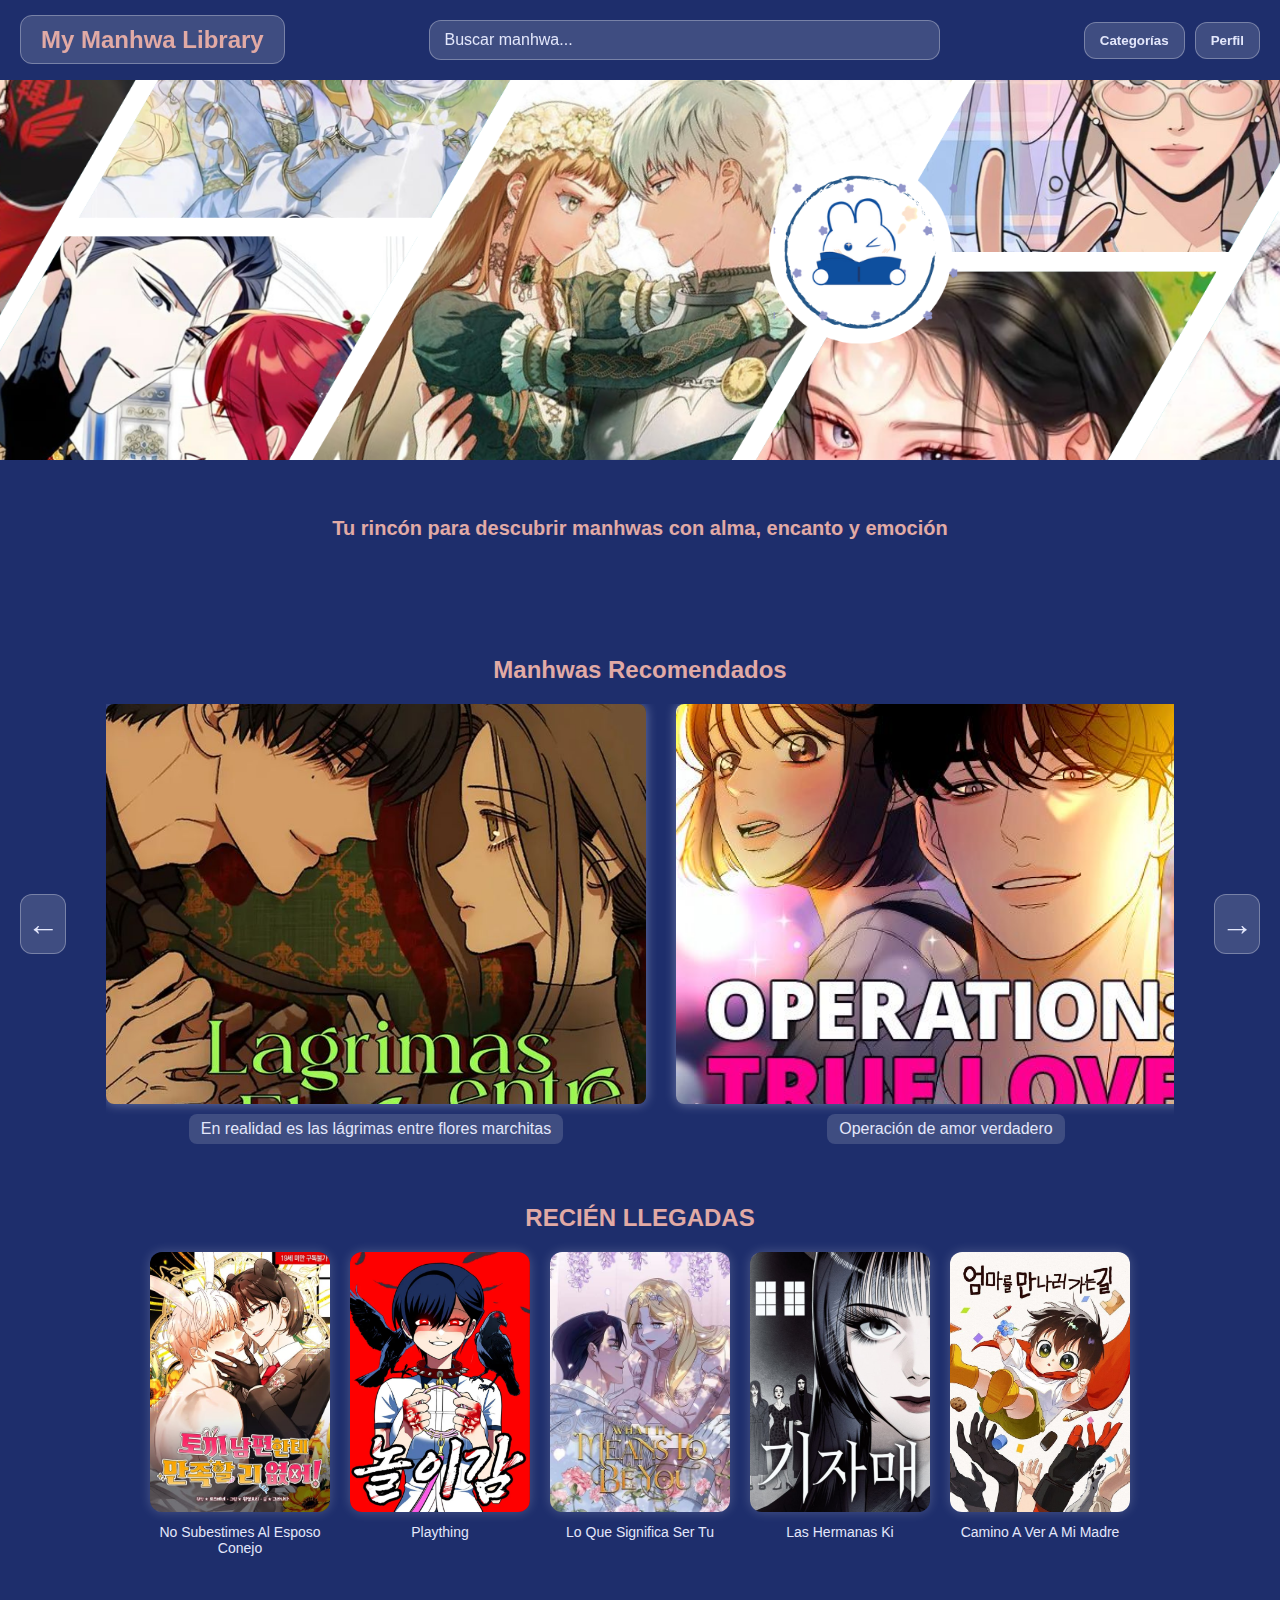
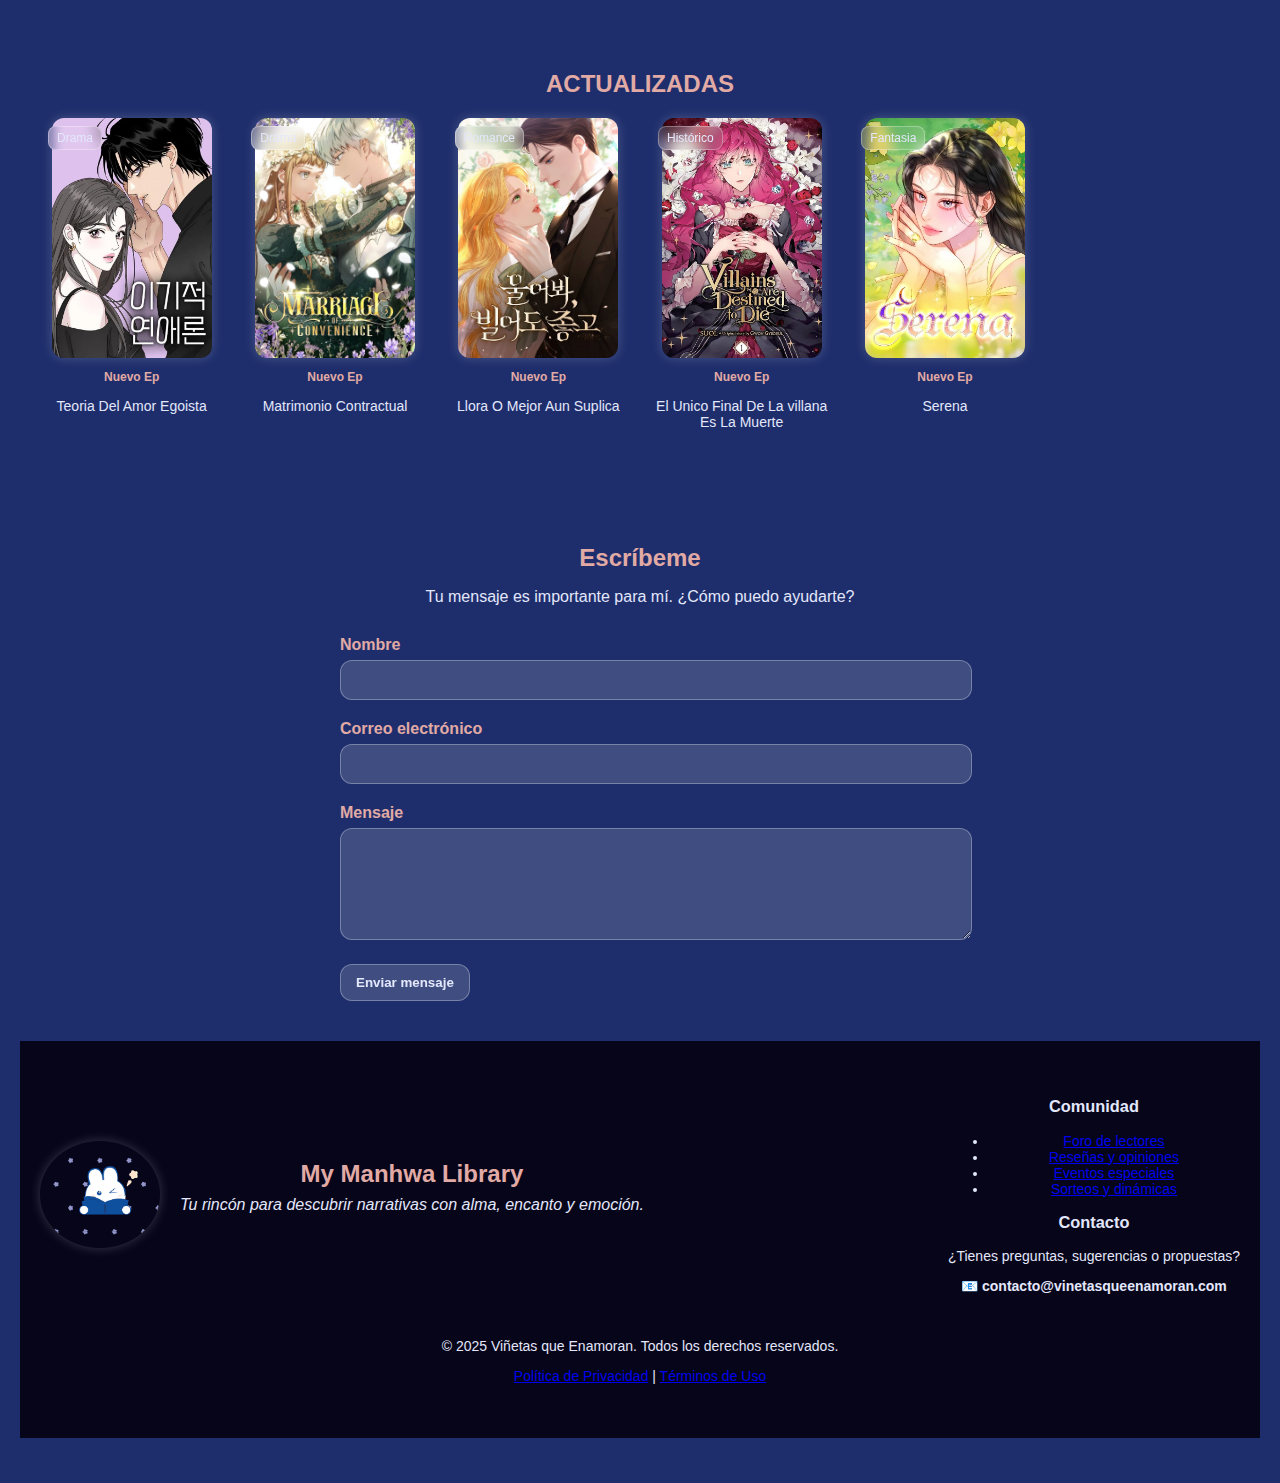
<file: My Manhwa Library/index.html>
<!DOCTYPE html>
<html lang="es">
<head>
  <meta charset="UTF-8" />
  <meta name="viewport" content="width=device-width, initial-scale=1.0" />
  <title>My Manhwa Library</title>
  <link rel="stylesheet" href="styles.css" />
</head>
<body>
  <header>
    <div class="top-bar">
      <div class="logo">
        <a href="#">My Manhwa Library</a>
      </div>
      <div class="search-bar">
        <input type="text" placeholder="Buscar manhwa..." />
      </div>
      <div class="buttons">
        <button class="glass">Categorías</button>
        <button class="glass">Perfil</button>
      </div>
    </div>
    <div class="hero-wrapper">
      <div class="hero">
        <img src="encabezados/Blue Underwater Life Moodboard Facebook Cover.png" alt="Encabezado My Manhwa Library" />
      </div>
    </div>
  </header>

  <main>
    <section class="banner">
      <h2>Tu rincón para descubrir manhwas con alma, encanto y emoción</h2>
    </section>

    <section class="recomendados">
      <h2>Manhwas Recomendados</h2>

    <div class="carrusel">
  <button class="flecha izquierda" onclick="retroceder()">←</button>

  <div class="carrusel-ventana">
    <div class="manhwa-covers" id="carrusel">
      <a href="En realidad es las lagrimas entre flores marchitas.htm.html" class="manhwa">
        <img src="recomendados/descarga (9).jfif" alt="Forbidden Love" />
        <div class="titulo">En realidad es las lágrimas entre flores marchitas</div>

      
     <a href="Operacion de amor verdadero.html.html" class="manhwa">
  <img src="recomendados/descarga (8).jfif" alt="Operacion de amor verdadero" />
  <div class="titulo">Operación de amor verdadero</div>
</a>
      <a href="como poner a mi esposo de mi lado.html.html" class="manhwa">
        <img src="recomendados/descarga (7).jfif" alt="Feelings Hoesame" />
        <div class="titulo">Cómo poner a mi esposo de mi lado</div>
      </a>
      <a href="El Anillo Roto.html.html" class="manhwa">
       <img src="recomendados/descarga (10).jfif" alt="Rebirth of the Villainess" />
        <div class="titulo">El Anillo Roto</div>
      </a>
      <a href="Tras Adoptar Al Protagonista El Género Cambio.html.html" class="manhwa">
        <img src="recomendados/1000284994.jpg" alt="My Secret Garden" />
        <div class="titulo">"Cuando adopté al protagonista, el género cambió</div>
      </a>
    </div>
  </div>

  <button class="flecha derecha" onclick="avanzar()">→</button>
</div>

<section class="recien-llegadas">
  <h2>RECIÉN LLEGADAS</h2>
  <div class="manhwas-nuevos">
    <a href="No Subestimes Al Esposo Conejo.html" class="manhwa-nuevo">
      <img src="actualizadas/7 (4).jpg"Manhwa 1" />
      <p>No Subestimes Al Esposo Conejo</p>
    </a>
    <a href="Plaything.html" class="manhwa-nuevo">
      <img src="actualizadas/7 (7).jpeg" alt="Manhwa 3" />
      <p>Plaything</p>
    </a>
    <a href="Lo Que Significa Ser Tu.html" class="manhwa-nuevo">
      <img src="actualizadas/7 (3).jfif" alt="Manhwa 4" />
      <p>Lo Que Significa Ser Tu</p>
    </a>
    <a href="manhwa5.html" class="manhwa-nuevo">
      <img src="actualizadas/7 (6).jfif" alt="Manhwa 5" />
      <p>Las Hermanas Ki</p>
    </a>
    <a href="Camino A Ver A Mi Madre.html" class="manhwa-nuevo">
      <img src="actualizadas/7 (5).jfif" alt="Manhwa 6" />
      <p>Camino A Ver A Mi Madre</p>
    </a>
  </div>
</section>

<section class="actualizadas">
  <h2>ACTUALIZADAS</h2>
  <div class="grid-actualizadas">
    <div class="manhwa-actualizado">
      <div class="genero">Drama</div>
      <img src="actualizadas/1.jfif" alt="Teoria Del Amor Egoista" />
      <div class="info-actualizada">
        <span class="nuevo-ep">Nuevo Ep</span>
        <p>Teoria Del Amor Egoista</p>
      </div>
    </div>
    <div class="manhwa-actualizado">
      <div class="genero">Drama</div>
      <img src="actualizadas/2.jfif" alt="Matrimonio Contractual" />
      <div class="info-actualizada">
        <span class="nuevo-ep">Nuevo Ep</span>
        <p>Matrimonio Contractual</p>
      </div>
    </div>
    <div class="manhwa-actualizado">
      <div class="genero">Romance</div>
      <img src="actualizadas/3.jfif" alt="Llora O Mejor Aun Suplica" />
      <div class="info-actualizada">
        <span class="nuevo-ep">Nuevo Ep</span>
        <p>Llora O Mejor Aun Suplica</p>
      </div>
    </div>
    <div class="manhwa-actualizado">
      <div class="genero">Histórico</div>
      <img src="actualizadas/4.jfif" alt="El Unico Final De La villana Es La Muerte" />
      <div class="info-actualizada">
        <span class="nuevo-ep">Nuevo Ep</span>
        <p>El Unico Final De La villana Es La Muerte</p>
      </div>
    </div>
    <div class="manhwa-actualizado">
      <div class="genero">Fantasia</div>
      <img src="actualizadas/5.jfif" alt="Serena" />
      <div class="info-actualizada">
        <span class="nuevo-ep">Nuevo Ep</span>
        <p>Serena</p>
      </div>
  </div>
</section>
<section class="formulario-contacto">
  <h2>Escríbeme</h2>
  <p>Tu mensaje es importante para mí. ¿Cómo puedo ayudarte?</p>

  <form id="contactForm" novalidate>
    <div class="campo">
      <label for="nombre">Nombre</label>
      <input type="text" id="nombre" name="nombre" required />
      <span class="error-message" id="error-nombre"></span>
    </div>

    <div class="campo">
      <label for="email">Correo electrónico</label>
      <input type="email" id="email" name="email" required />
      <span class="error-message" id="error-email"></span>
    </div>

    <div class="campo">
      <label for="mensaje">Mensaje</label>
      <textarea id="mensaje" name="mensaje" rows="5" required></textarea>
      <span class="error-message" id="error-mensaje"></span>
    </div>

    <button type="submit" class="glass">Enviar mensaje</button>
  </form>
</section>

 <footer class="footer-principal">
  <div class="footer-superior">
    <div class="footer-identidad">
      <img src="encabezados/conejito lector.png" alt="Ilustración lectores" />
      <div class="marca">
        <h1>My Manhwa Library</h1>
        <p class="slogan">Tu rincón para descubrir narrativas con alma, encanto y emoción.</p>
      </div>
    </div>

    <div class="footer-enlaces">
      <div class="bloque">
        <h3>Comunidad</h3>
        <ul>
          <li><a href="#">Foro de lectores</a></li>
          <li><a href="#">Reseñas y opiniones</a></li>
          <li><a href="#">Eventos especiales</a></li>
          <li><a href="#">Sorteos y dinámicas</a></li>
        </ul>
      </div>
      <div class="bloque">
        <h3>Contacto</h3>
        <p>¿Tienes preguntas, sugerencias o propuestas?</p>
        <p><strong>📧 contacto@vinetasqueenamoran.com</strong></p>
      </div>
    </div>
  </div>

  <div class="footer-final">
    <p>© 2025 Viñetas que Enamoran. Todos los derechos reservados.</p>
    <p><a href="#">Política de Privacidad</a> | <a href="#">Términos de Uso</a></p>
  </div>
</footer>

  <script>
    const carrusel = document.getElementById("carrusel");
    const manhwas = carrusel.querySelectorAll(".manhwa");
    let posicion = 0;

    function actualizarFoco() {
      manhwas.forEach((item, index) => {
        item.classList.remove("activo", "opaco");
        if (index === posicion + 1) {
          item.classList.add("activo");
        } else {
          item.classList.add("opaco");
        }
      });
    }

    function avanzar() {
      if (posicion < manhwas.length - 3) {
        posicion++;
        carrusel.style.transform = `translateX(-${posicion * 570}px)`; // 540 + 30
        actualizarFoco();
      }
    }

    function retroceder() {
      if (posicion > 0) {
        posicion--;
        carrusel.style.transform = `translateX(-${posicion * 570}px)`; // 540 + 30
        actualizarFoco();
      }
    }

    actualizarFoco();
  </script>

  <script>
  document.getElementById("contactForm").addEventListener("submit", function (e) {
    e.preventDefault();

    let valid = true;

    const nombre = document.getElementById("nombre");
    const email = document.getElementById("email");
    const mensaje = document.getElementById("mensaje");

    const errorNombre = document.getElementById("error-nombre");
    const errorEmail = document.getElementById("error-email");
    const errorMensaje = document.getElementById("error-mensaje");

    errorNombre.textContent = "";
    errorEmail.textContent = "";
    errorMensaje.textContent = "";

    if (nombre.value.trim() === "") {
      errorNombre.textContent = "Ups, parece que olvidaste tu nombre.";
      valid = false;
    }

    if (!email.value.includes("@")) {
      errorEmail.textContent = "Por favor, ingresa un correo válido.";
      valid = false;
    }

    if (mensaje.value.trim() === "") {
      errorMensaje.textContent = "¿Qué te gustaría decirme?";
      valid = false;
    }

    if (valid) {
      alert("¡Gracias por tu mensaje! Pronto te responderé.");
      // Aquí podrías enviar el formulario con fetch o resetearlo
      // e.target.reset();
    }
  });
</script>

</body>
</html>
</file>
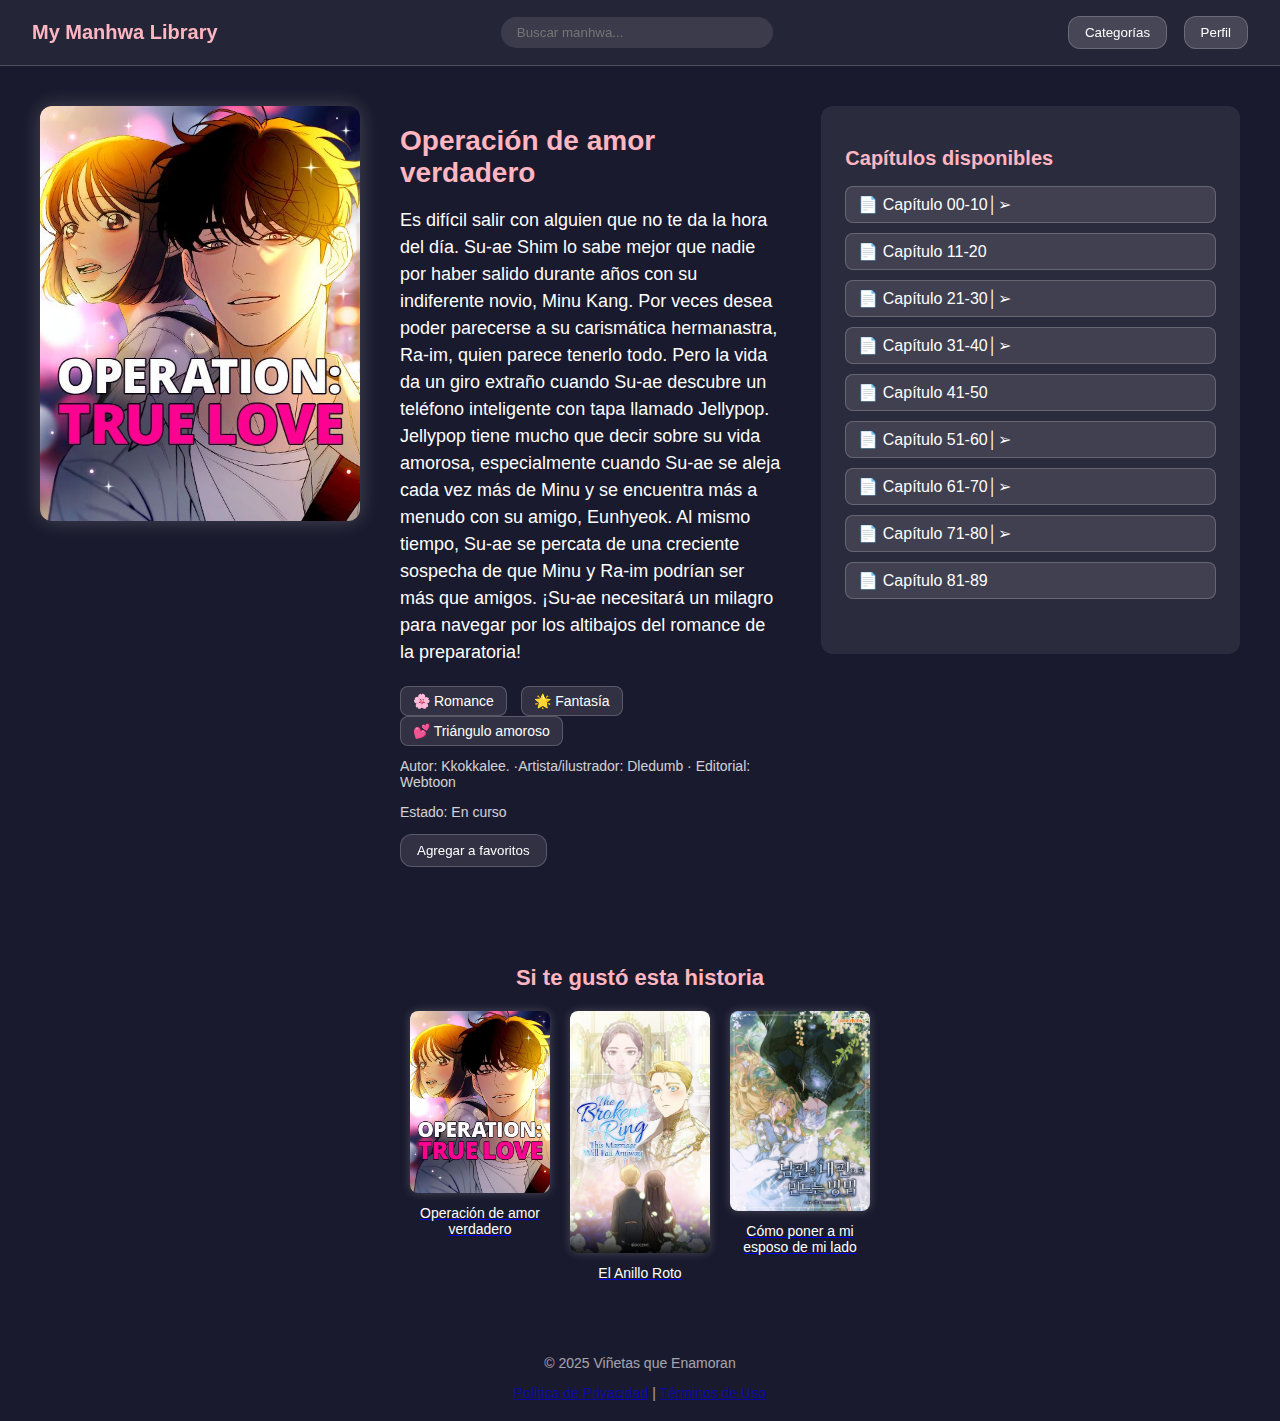
<file: My Manhwa Library/Operacion de amor verdadero.html.html>
<!DOCTYPE html>
<html lang="es">
<head>
  <meta charset="UTF-8" />
  <meta name="viewport" content="width=device-width, initial-scale=1.0" />
  <title>Operacion de amor verdadero</title>
<link rel="stylesheet" href="detalles.css" />

</head>
<body>
  <header>
    <div class="top-bar">
      <div class="logo"><a href="index.html">My Manhwa Library</a></div>
      <div class="search-bar">
        <input type="text" placeholder="Buscar manhwa..." />
      </div>
      <div class="buttons">
        <button class="glass">Categorías</button>
        <button class="glass">Perfil</button>
      </div>
    </div>
  </header>

  <main class="detalle-layout">
    <!-- Columna izquierda -->
    <section class="columna-izquierda">
      <img src="recomendados/descarga (8).jfif" alt="Portada" class="portada" />

      <div class="info">
        <h1>Operación de amor verdadero</h1>
        <p class="sinopsis">
         Es difícil salir con alguien que no te da la hora del día. Su-ae Shim lo sabe mejor que nadie por haber salido durante años con su indiferente novio, Minu Kang. Por veces desea poder parecerse a su carismática hermanastra, Ra-im, quien parece tenerlo todo. Pero la vida da un giro extraño cuando Su-ae descubre un teléfono inteligente con tapa llamado Jellypop. Jellypop tiene mucho que decir sobre su vida amorosa, especialmente cuando Su-ae se aleja cada vez más de Minu y se encuentra más a menudo con su amigo, Eunhyeok. Al mismo tiempo, Su-ae se percata de una creciente sospecha de que Minu y Ra-im podrían ser más que amigos. ¡Su-ae necesitará un milagro para navegar por los altibajos del romance de la preparatoria!</p>
        <div class="etiquetas">
          <span>🌸 Romance</span>
          <span>🌟 Fantasía</span>
          <span>💕 Triángulo amoroso</span>
        </div>
        <p class="autor">Autor: Kkokkalee. ·Artista/ilustrador: Dledumb · Editorial: Webtoon</p>
        <p class="estado">Estado: En curso</p>
        <button class="glass">Agregar a favoritos</button>
      </div>
    </section>

    <!-- Columna derecha -->
    <aside class="columna-derecha">
      <h2>Capítulos disponibles</h2>
      <div class="capitulos-scroll">
  <div class="lista-pdfs">
    <a class="pdf-link" href="pdf operacion de amor verdadero/00-10 Operation True Love.pdf">📄 Capítulo 00-10│➢</a>
    <a class="pdf-link" href="pdf operacion de amor verdadero/11-20 Operation True Love.pdf">📄 Capítulo 11-20</a>
      <a class="pdf-link" href="pdf operacion de amor verdadero/21-30 Operation True Love (1).pdf">📄 Capítulo 21-30│➢</a>
    <a class="pdf-link" href="pdf operacion de amor verdadero/31-40 Operation True Love.pdf">📄 Capítulo 31-40│➢</a>
      <a class="pdf-link" href="pdf operacion de amor verdadero/41-50 Operation True Love.pdf">📄 Capítulo 41-50</a>
    <a class="pdf-link" href="pdf operacion de amor verdadero/51-60 Operation True Love.pdf">📄 Capítulo 51-60│➢</a>
      <a class="pdf-link" href="pdf operacion de amor verdadero/61-70 Operation True Love.pdf">📄 Capítulo 61-70│➢</a>
      <a class="pdf-link" href="pdf operacion de amor verdadero/71-80 Operation True Love.pdf">📄 Capítulo 71-80│➢</a>
    <a class="pdf-link" href="pdf operacion de amor verdadero/81-89 Operation True Love.pdf">📄 Capítulo 81-89</a>
  </div>
</div>

       
  </main>

  <section class="recomendados">
    <h2>Si te gustó esta historia</h2>
    <div class="manhwa-covers">
      <a href="Operacion de amor verdadero.html" class="manhwa">
        <img src="recomendados/descarga (8).jfif" alt="Operación de amor verdadero" />
        <div class="titulo">Operación de amor verdadero</div>
      </a>
      <a href="El Anillo Roto.html" class="manhwa">
        <img src="recomendados/descarga (10).jfif" alt="El Anillo Roto" />
        <div class="titulo">El Anillo Roto</div>
      </a>
      <a href="como poner a mi esposo de mi lado.html" class="manhwa">
        <img src="recomendados/descarga (7).jfif" alt="Cómo poner a mi esposo de mi lado" />
        <div class="titulo">Cómo poner a mi esposo de mi lado</div>
      </a>
    </div>
  </section>

  <footer>
    <div class="footer-logo">
      <p>© 2025 Viñetas que Enamoran</p>
      <a href="#">Política de Privacidad</a> | <a href="#">Términos de Uso</a>
    </div>
  </footer>
</body>
</html>
</file>
<file: My Manhwa Library/detalles.css>
/* Paleta base y efectos */
:root {
  --fondo: #1a1a2e;
  --texto: #fefefe;
  --destacado: #ffb6c1;
  --glass-bg: rgba(255, 255, 255, 0.1);
  --glass-border: rgba(255, 255, 255, 0.2);
}

body {
  background-color: var(--fondo);
  color: var(--texto);
  font-family: 'Segoe UI', sans-serif;
  margin: 0;
  padding: 0;
}

/* Encabezado superior */
.top-bar {
  display: flex;
  justify-content: space-between;
  align-items: center;
  padding: 16px 32px;
  background-color: rgba(255, 255, 255, 0.05);
  backdrop-filter: blur(8px);
  border-bottom: 1px solid var(--glass-border);
}

.logo a {
  font-size: 20px;
  color: var(--destacado);
  text-decoration: none;
  font-weight: bold;
}

.search-bar input {
  padding: 8px 16px;
  border-radius: 20px;
  border: none;
  background-color: var(--glass-bg);
  color: var(--texto);
  width: 240px;
}

.buttons button {
  margin-left: 12px;
}

/* Botón glass */
.glass {
  background-color: var(--glass-bg);
  border: 1px solid var(--glass-border);
  color: var(--texto);
  padding: 8px 16px;
  border-radius: 12px;
  cursor: pointer;
  backdrop-filter: blur(6px);
  transition: all 0.3s ease;
}

.glass:hover {
  background-color: rgba(255, 255, 255, 0.2);
}

/* Layout principal */
.detalle-layout {
  display: flex;
  flex-wrap: wrap;
  gap: 40px;
  padding: 40px;
}

.columna-izquierda {
  flex: 2;
  display: block;
}
.portada {
  float: left;
  margin-right: 40px;
  width: 320px;
  border-radius: 12px;
  box-shadow: 0 0 20px rgba(255, 255, 255, 0.2);
}
.info {
  overflow: hidden;
}


.portada {
  width: 320px;
  border-radius: 12px;
  box-shadow: 0 0 20px rgba(255, 255, 255, 0.2);
  margin-bottom: 24px;
}

.info {
  max-width: 600px;
  text-align: left;
}

.info h1 {
  font-size: 28px;
  color: var(--destacado);
  margin-bottom: 16px;
}

.sinopsis {
  font-size: 18px;
  margin-bottom: 20px;
  line-height: 1.5;
}

.etiquetas {
  margin-bottom: 12px;
}

.etiquetas span {
  display: inline-block;
  margin-right: 10px;
  padding: 6px 12px;
  background-color: var(--glass-bg);
  border-radius: 8px;
  border: 1px solid var(--glass-border);
  font-size: 14px;
}

.autor,
.estado {
  font-size: 14px;
  margin-top: 8px;
  opacity: 0.8;
}

/* Columna derecha */
.columna-derecha {
  flex: 1;
  background-color: rgba(255, 255, 255, 0.08);
  padding: 24px;
  border-radius: 12px;
  max-height: 500px;
  overflow-y: auto;
}

.columna-derecha h2 {
  font-size: 20px;
  margin-bottom: 16px;
  color: var(--destacado);
}

.capitulos-scroll ul {
  list-style: none;
  padding: 0;
  margin: 0;
}

.capitulos-scroll li {
  margin-bottom: 10px;
  font-size: 16px;
}

.capitulos-scroll a {
  color: var(--texto);
  text-decoration: none;
}

.capitulos-scroll a:hover {
  text-decoration: underline;
}

.lista-pdfs {
  display: flex;
  flex-direction: column;
  gap: 10px;
}

.pdf-link {
  display: block;
  padding: 8px 12px;
  background-color: var(--glass-bg);
  border: 1px solid var(--glass-border);
  border-radius: 8px;
  color: var(--texto);
  text-decoration: none;
  font-size: 16px;
  transition: background-color 0.3s ease;
}

.pdf-link:hover {
  background-color: rgba(255, 255, 255, 0.2);
}


/* Recomendaciones */
.recomendados {
  padding: 40px 20px;
  text-align: center;
}

.recomendados h2 {
  font-size: 22px;
  margin-bottom: 20px;
  color: var(--destacado);
}

.manhwa-covers {
  display: flex;
  justify-content: center;
  gap: 20px;
  flex-wrap: wrap;
}

.manhwa {
  text-align: center;
  width: 140px;
}

.manhwa img {
  width: 100%;
  border-radius: 8px;
  box-shadow: 0 0 10px rgba(255, 255, 255, 0.2);
}

.titulo {
  margin-top: 8px;
  font-size: 14px;
  color: var(--texto);
}

/* Footer */
footer {
  padding: 20px;
  text-align: center;
  font-size: 14px;
  opacity: 0.6;
}
</file>
<file: My Manhwa Library/styles.css>
:root {
  --fondo: #1E2E6C;
  --destacado: #E1AAA5;
  --texto: #E3E7FB;
  --glass-bg: rgba(255, 255, 255, 0.15);
  --glass-border: rgba(255, 255, 255, 0.3);
}

/* Reset básico */
body,
.top-bar {
  background-color: var(--fondo);
}
body {
  margin: 0;
  font-family: 'Segoe UI', sans-serif;
  color: var(--texto);
}

/* Barra superior */
.top-bar {
  display: flex;
  justify-content: space-between;
  align-items: center;
  padding: 20px;
}
.logo a {
  font-size: 24px;
  font-weight: 700;
  color: var(--destacado);
  text-decoration: none;
  padding: 10px 20px;
  border-radius: 12px;
  background: var(--glass-bg);
  backdrop-filter: blur(10px);
  border: 1px solid var(--glass-border);
}
.search-bar {
  flex-grow: 1;
  display: flex;
  justify-content: center;
}
.search-bar input {
  width: 60%;
  padding: 10px 15px;
  border-radius: 12px;
  border: 1px solid var(--glass-border);
  background: var(--glass-bg);
  color: var(--texto);
  font-size: 16px;
  backdrop-filter: blur(10px);
}
.search-bar input::placeholder {
  color: var(--texto);
}
.buttons {
  display: flex;
  gap: 10px;
}

/* Botón glass */
.glass {
  padding: 10px 15px;
  border-radius: 12px;
  background: var(--glass-bg);
  color: var(--texto);
  border: 1px solid var(--glass-border);
  backdrop-filter: blur(10px);
  font-weight: 700;
  cursor: pointer;
  transition: background 0.3s;
}
.glass:hover {
  background: rgba(255, 255, 255, 0.25);
}

/* Encabezado */
.hero-wrapper {
  display: flex;
  justify-content: center;
  background-color: var(--fondo);
  overflow-x: auto;
}
.hero {
  width: 1950px;
  height: 380px;
  overflow: hidden;
}
.hero img {
  width: 100%;
  height: 100%;
  object-fit: cover;
  object-position: center;
  display: block;
}

/* Banner */
.banner {
  background-color: var(--fondo);
  text-align: center;
  padding: 40px 20px;
}
.banner h2 {
  font-size: 20px;
  color: var(--destacado);
}

/* Carrusel */
.recomendados,
.recien-llegadas,
.actualizadas {
  padding: 40px 20px;
  text-align: center;
}
.recomendados h2,
.recien-llegadas h2,
.actualizadas h2 {
  font-size: 24px;
  color: var(--destacado);
  margin-bottom: 20px;
}
.carrusel {
  display: flex;
  align-items: center;
  justify-content: center;
  gap: 20px;
}
.carrusel-ventana {
  width: 1620px;
  overflow: hidden;
}
.flecha {
  width: 60px;
  height: 60px;
  font-size: 32px;
  display: flex;
  align-items: center;
  justify-content: center;
  background-color: var(--glass-bg);
  border: 1px solid var(--glass-border);
  color: var(--texto);
  border-radius: 12px;
  cursor: pointer;
  backdrop-filter: blur(10px);
  transition: background 0.3s;
}
.flecha.grande {
  height: 400px;
}
.flecha.izquierda {
  margin-right: 20px;
}
.flecha.derecha {
  margin-left: 20px;
}

/* Manhwas recomendados */
.manhwa-covers {
  display: flex;
  gap: 30px;
  transition: transform 0.5s ease;
}
.manhwa {
  flex-shrink: 0;
  width: 540px;
  display: flex;
  flex-direction: column;
  align-items: center;
  text-decoration: none;
  color: inherit;
  transition: transform 0.3s, box-shadow 0.3s;
}
.manhwa img {
  width: 100%;
  height: 400px;
  object-fit: cover;
  border-radius: 8px;
  box-shadow: 0 0 12px rgba(227, 231, 251, 0.4);
  transition: transform 0.3s, box-shadow 0.3s, filter 0.3s;
}
.manhwa:hover img {
  transform: translateY(-10px);
  box-shadow: 0 0 20px rgba(255, 255, 255, 0.6);
  filter: brightness(1.1);
}
.manhwa .titulo {
  margin-top: 10px;
  padding: 6px 12px;
  background-color: var(--glass-bg);
  border-radius: 8px;
  color: var(--texto);
  font-size: 16px;
  transition: 0.3s;
}

/* Recién llegadas */
.manhwas-nuevos {
  display: flex;
  justify-content: center;
  gap: 20px;
  flex-wrap: wrap;
}
.manhwa-nuevo {
  width: 180px;
  text-align: center;
  text-decoration: none;
  transition: transform 0.3s;
}
.manhwa-nuevo img {
  width: 180px;
  height: 260px;
  object-fit: cover;
  border-radius: 12px;
  box-shadow: 0 0 12px rgba(255, 255, 255, 0.2);
  transition: transform 0.3s;
}
.manhwa-nuevo:hover img {
  transform: scale(1.1);
}
.manhwa-nuevo p {
  margin-top: 8px;
  font-size: 14px;
  color: var(--texto);
}

/* Actualizadas */
.grid-actualizadas {
  display: grid;
  grid-template-columns: repeat(6, 1fr);
  gap: 20px;
  justify-content: center;
}
.manhwa-actualizado {
  position: relative;
  text-decoration: none;
  transition: transform 0.3s;
}
.manhwa-actualizado img {
  width: 160px;
  height: 240px;
  object-fit: cover;
  border-radius: 12px;
  box-shadow: 0 0 12px rgba(255, 255, 255, 0.2);
  transition: transform 0.3s;
}
.manhwa-actualizado:hover img {
  transform: scale(1.05);
}
.genero {
  position: absolute;
  top: 8px;
  left: 8px;
  background-color: rgba(255, 255, 255, 0.1);
  border: 1px solid var(--glass-border);
  backdrop-filter: blur(6px);
  padding: 4px 8px;
  border-radius: 8px;
  font-size: 12px;
  color: var(--texto);
}
.info-actualizada {
  margin-top: 8px;
  text-align: center;
}
.nuevo-ep {
  display: block;
  font-size: 12px;
  font-weight: 700;
  color: var(--destacado);
  margin-bottom: 4px;
}
.info-actualizada p {
  font-size: 14px;
  color: var(--texto);
}

/* Footer */
.footer-principal {
  background-color: #07051A;
  color: var(--texto);
  padding: 40px 20px;
  font-size: 14px;
}
.footer-superior {
  display: flex;
  flex-wrap: wrap;
  justify-content: space-between;
  gap: 40px;
  margin-bottom: 30px;
}
.footer-identidad {
  display: flex;
  align-items: center;
  gap: 20px;
  flex: 1;
}
.footer-identidad img {
  width: 120px;
  height: auto;
  border-radius: 50%;
  box-shadow: 0 0 12px rgba(255, 255, 255, 0.2);
}
.marca h1 {
  font-size: 24px;
  color: var(--destacado);
  margin: 0;
}
.slogan {
  font-size: 16px;
  font-style: italic;
  margin-top: 8px;
  color: var(--texto);
}

.formulario-contacto {
  padding: 40px 20px;
  text-align: center;
  background-color: var(--fondo);
  color: var(--texto);
}

.formulario-contacto h2 {
  font-size: 24px;
  color: var(--destacado);
  margin-bottom: 10px;
}

.formulario-contacto p {
  font-size: 16px;
  margin-bottom: 30px;
}

form {
  max-width: 600px;
  margin: 0 auto;
  text-align: left;
}

.campo {
  margin-bottom: 20px;
}

label {
  display: block;
  margin-bottom: 6px;
  font-weight: bold;
  color: var(--destacado);
}

input,
textarea {
  width: 100%;
  padding: 10px 15px;
  border-radius: 12px;
  border: 1px solid var(--glass-border);
  background: var(--glass-bg);
  color: var(--texto);
  backdrop-filter: blur(6px);
  font-size: 16px;
}

.error-message {
  color: #ffaaaa;
  font-size: 14px;
  margin-top: 4px;
  display: block;
}
</file>
